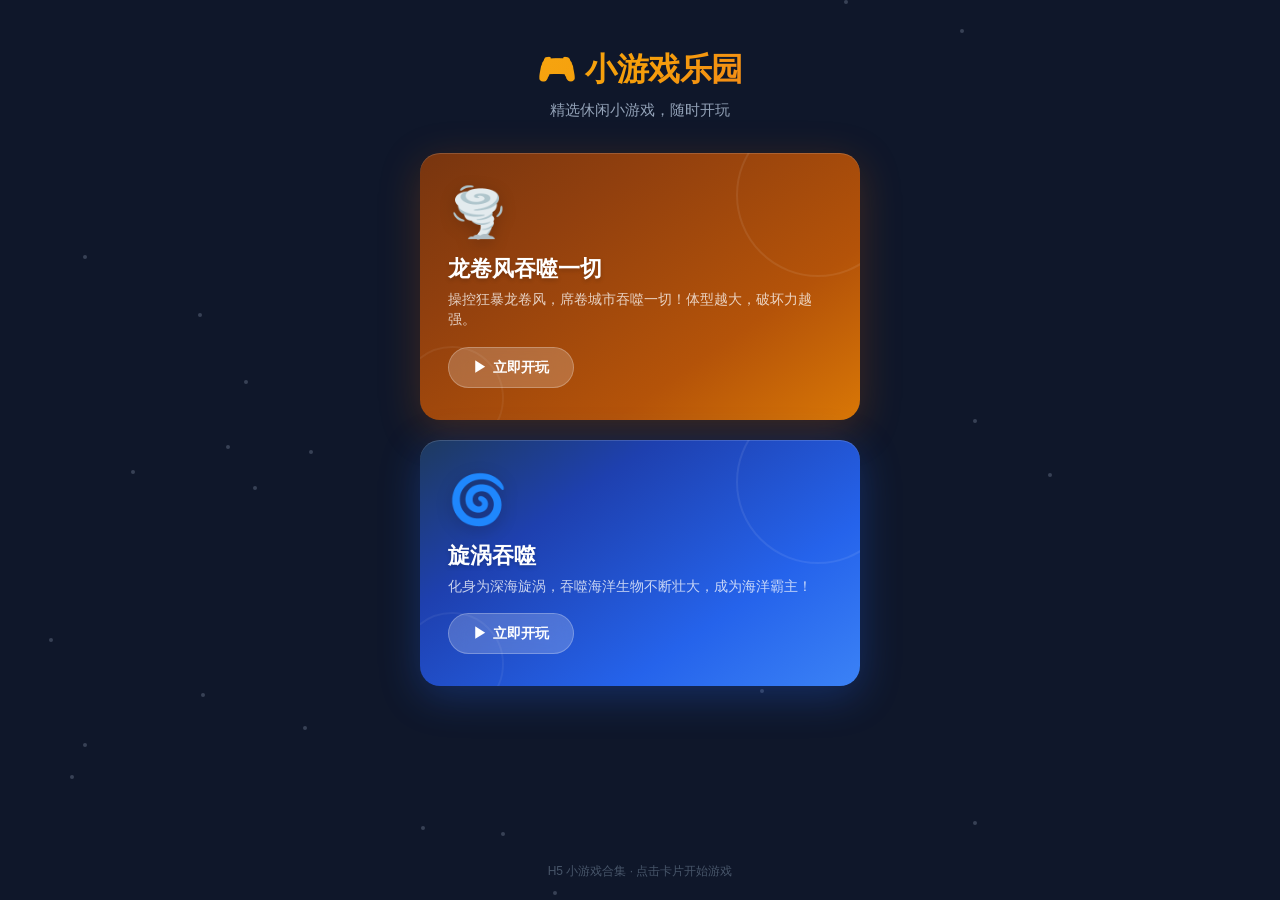
<file: index.html>
<!doctype html>
<html lang="zh-CN">
  <head>
    <meta charset="utf-8" />
    <meta name="viewport" content="width=device-width, initial-scale=1, maximum-scale=1, user-scalable=no" />
    <title>小游戏乐园</title>
    <style>
      * {
        margin: 0;
        padding: 0;
        box-sizing: border-box;
      }

      html, body {
        height: 100%;
        font-family: -apple-system, BlinkMacSystemFont, 'Segoe UI', Roboto, 'Helvetica Neue', Arial, sans-serif;
        background: #0f172a;
        color: #e2e8f0;
        overflow-x: hidden;
        -webkit-tap-highlight-color: transparent;
      }

      body {
        display: flex;
        flex-direction: column;
        min-height: 100vh;
      }

      /* 背景粒子动画 */
      .bg-particles {
        position: fixed;
        inset: 0;
        pointer-events: none;
        z-index: 0;
        overflow: hidden;
      }

      .bg-particles span {
        position: absolute;
        width: 4px;
        height: 4px;
        background: rgba(148, 163, 184, 0.3);
        border-radius: 50%;
        animation: float 15s infinite ease-in-out;
      }

      @keyframes float {
        0%, 100% { transform: translateY(0) translateX(0); opacity: 0.3; }
        33% { transform: translateY(-30px) translateX(20px); opacity: 0.8; }
        66% { transform: translateY(20px) translateX(-20px); opacity: 0.5; }
      }

      /* 头部 */
      header {
        position: relative;
        z-index: 1;
        text-align: center;
        padding: 48px 20px 32px;
      }

      header h1 {
        font-size: 2rem;
        font-weight: 800;
        background: linear-gradient(135deg, #fbbf24 0%, #f59e0b 50%, #ef4444 100%);
        -webkit-background-clip: text;
        -webkit-text-fill-color: transparent;
        background-clip: text;
        letter-spacing: -0.5px;
        margin-bottom: 8px;
      }

      header p {
        color: #94a3b8;
        font-size: 0.95rem;
      }

      /* 游戏卡片区域 */
      main {
        position: relative;
        z-index: 1;
        flex: 1;
        display: flex;
        flex-direction: column;
        gap: 20px;
        padding: 0 20px 40px;
        max-width: 480px;
        margin: 0 auto;
        width: 100%;
      }

      .game-card {
        display: block;
        text-decoration: none;
        color: inherit;
        border-radius: 20px;
        overflow: hidden;
        position: relative;
        transition: transform 0.3s cubic-bezier(0.34, 1.56, 0.64, 1), box-shadow 0.3s ease;
        cursor: pointer;
      }

      .game-card:active {
        transform: scale(0.96);
      }

      .game-card:hover {
        transform: translateY(-4px);
      }

      /* 龙卷风卡片 */
      .card-tornado {
        background: linear-gradient(145deg, #78350f 0%, #92400e 30%, #b45309 70%, #d97706 100%);
        box-shadow: 0 10px 40px rgba(180, 83, 9, 0.3), inset 0 1px 0 rgba(255,255,255,0.15);
      }

      /* 旋涡卡片 */
      .card-whirlpool {
        background: linear-gradient(145deg, #1e3a5f 0%, #1e40af 30%, #2563eb 70%, #3b82f6 100%);
        box-shadow: 0 10px 40px rgba(37, 99, 235, 0.3), inset 0 1px 0 rgba(255,255,255,0.15);
      }

      .card-inner {
        padding: 32px 28px;
        position: relative;
        overflow: hidden;
      }

      /* 装饰圆圈 */
      .card-inner::before {
        content: '';
        position: absolute;
        width: 160px;
        height: 160px;
        border-radius: 50%;
        opacity: 0.08;
        top: -40px;
        right: -40px;
        border: 2px solid #fff;
      }

      .card-inner::after {
        content: '';
        position: absolute;
        width: 100px;
        height: 100px;
        border-radius: 50%;
        opacity: 0.06;
        bottom: -30px;
        left: -20px;
        border: 2px solid #fff;
      }

      .game-icon {
        font-size: 3rem;
        margin-bottom: 12px;
        display: block;
        filter: drop-shadow(0 4px 8px rgba(0,0,0,0.2));
      }

      .game-title {
        font-size: 1.4rem;
        font-weight: 700;
        margin-bottom: 6px;
        color: #fff;
        text-shadow: 0 2px 4px rgba(0,0,0,0.2);
      }

      .game-desc {
        font-size: 0.85rem;
        color: rgba(255,255,255,0.75);
        line-height: 1.5;
      }

      .play-btn {
        display: inline-flex;
        align-items: center;
        gap: 6px;
        margin-top: 16px;
        padding: 10px 24px;
        border-radius: 100px;
        background: rgba(255,255,255,0.2);
        backdrop-filter: blur(10px);
        color: #fff;
        font-size: 0.9rem;
        font-weight: 600;
        border: 1px solid rgba(255,255,255,0.25);
        transition: all 0.3s ease;
      }

      .game-card:hover .play-btn {
        background: rgba(255,255,255,0.3);
        transform: scale(1.05);
      }

      /* 底部 */
      footer {
        position: relative;
        z-index: 1;
        text-align: center;
        padding: 20px;
        color: #475569;
        font-size: 0.75rem;
      }

      /* 进入动画 */
      @keyframes slideUp {
        from { opacity: 0; transform: translateY(30px); }
        to { opacity: 1; transform: translateY(0); }
      }

      header, .game-card {
        animation: slideUp 0.6s cubic-bezier(0.22, 1, 0.36, 1) both;
      }

      .game-card:nth-child(1) { animation-delay: 0.1s; }
      .game-card:nth-child(2) { animation-delay: 0.25s; }
    </style>
  </head>
  <body>
    <!-- 背景粒子 -->
    <div class="bg-particles" id="particles"></div>

    <header>
      <h1>🎮 小游戏乐园</h1>
      <p>精选休闲小游戏，随时开玩</p>
    </header>

    <main>
      <a href="./tornado-game/index.html" class="game-card card-tornado">
        <div class="card-inner">
          <span class="game-icon">🌪️</span>
          <div class="game-title">龙卷风吞噬一切</div>
          <div class="game-desc">操控狂暴龙卷风，席卷城市吞噬一切！体型越大，破坏力越强。</div>
          <div class="play-btn">
            <span>▶</span>
            <span>立即开玩</span>
          </div>
        </div>
      </a>

      <a href="./whirlpool-game/index.html" class="game-card card-whirlpool">
        <div class="card-inner">
          <span class="game-icon">🌀</span>
          <div class="game-title">旋涡吞噬</div>
          <div class="game-desc">化身为深海旋涡，吞噬海洋生物不断壮大，成为海洋霸主！</div>
          <div class="play-btn">
            <span>▶</span>
            <span>立即开玩</span>
          </div>
        </div>
      </a>
    </main>

    <footer>
      H5 小游戏合集 · 点击卡片开始游戏
    </footer>

    <script>
      // 生成背景粒子
      const container = document.getElementById('particles');
      for (let i = 0; i < 30; i++) {
        const span = document.createElement('span');
        span.style.left = Math.random() * 100 + '%';
        span.style.top = Math.random() * 100 + '%';
        span.style.animationDelay = Math.random() * 15 + 's';
        span.style.animationDuration = (10 + Math.random() * 10) + 's';
        container.appendChild(span);
      }
    </script>
  </body>
</html>
</file>
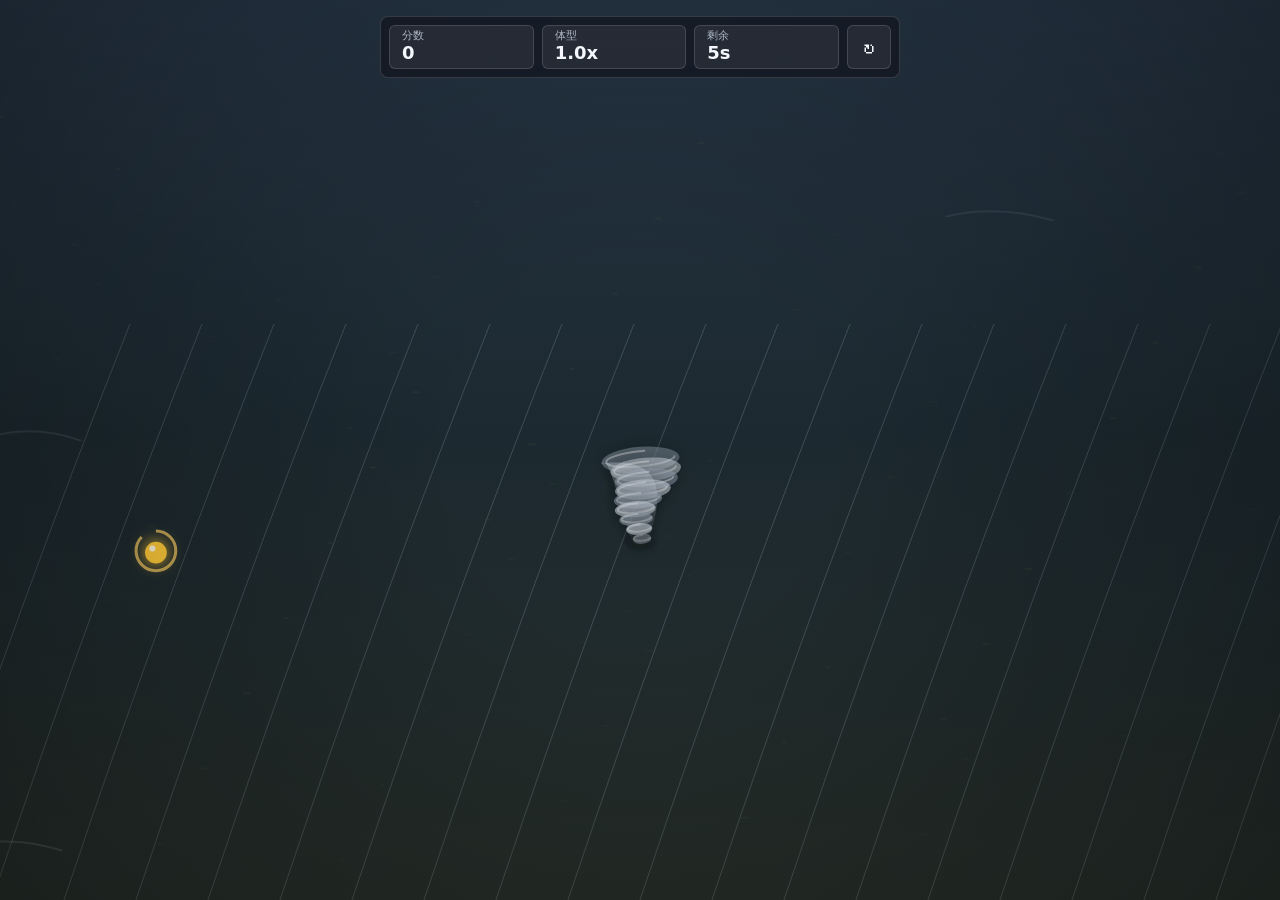
<file: tornado-game/index.html>
<!doctype html>
<html lang="zh-CN">
  <head>
    <meta charset="utf-8" />
    <meta name="viewport" content="width=device-width, initial-scale=1" />
    <title>龙卷风吞噬一切</title>
    <link rel="stylesheet" href="./styles.css" />
  </head>
  <body>
    <main class="game-shell">
      <section class="hud" aria-label="游戏状态">
        <div>
          <span class="label">分数</span>
          <strong id="score">0</strong>
        </div>
        <div>
          <span class="label">体型</span>
          <strong id="size">1.0x</strong>
        </div>
        <div>
          <span class="label">剩余</span>
          <strong id="ttl">--</strong>
        </div>
        <button id="restart" type="button" aria-label="重新开始">
          <span aria-hidden="true">↻</span>
        </button>
      </section>

      <canvas id="game" aria-label="龙卷风吞噬小游戏"></canvas>

      <section class="touch-pad" aria-label="移动控制">
        <button data-dir="up" type="button" aria-label="向上">↑</button>
        <div>
          <button data-dir="left" type="button" aria-label="向左">←</button>
          <button data-dir="down" type="button" aria-label="向下">↓</button>
          <button data-dir="right" type="button" aria-label="向右">→</button>
        </div>
      </section>
    </main>

    <script src="./game.js"></script>
  </body>
</html>
</file>
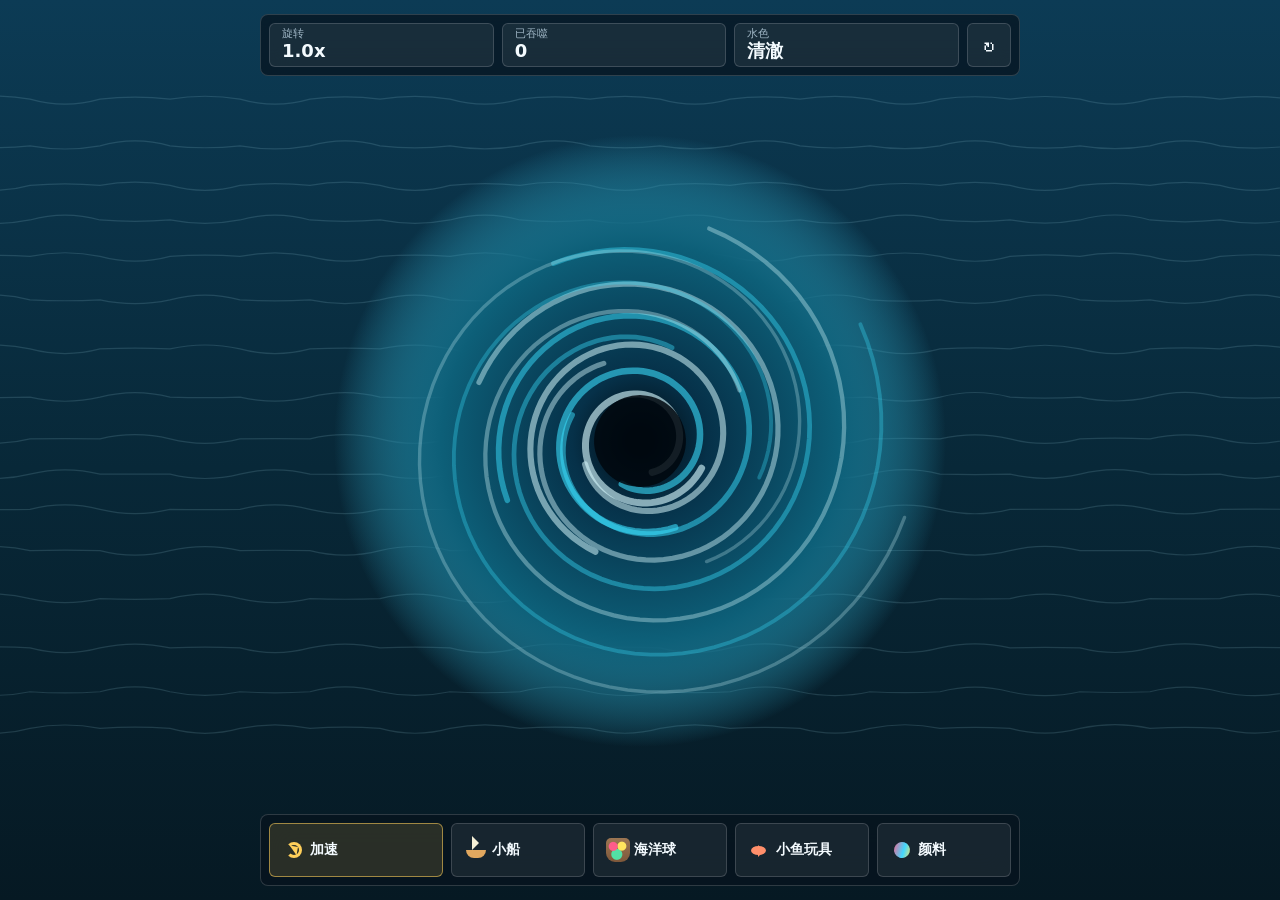
<file: whirlpool-game/index.html>
<!doctype html>
<html lang="zh-CN">
  <head>
    <meta charset="utf-8" />
    <meta name="viewport" content="width=device-width, initial-scale=1" />
    <title>旋涡吞噬 H5 小游戏</title>
    <link rel="stylesheet" href="./styles.css" />
  </head>
  <body>
    <main class="game-shell">
      <canvas id="game" aria-label="旋涡吞噬小游戏"></canvas>

      <section class="hud" aria-label="游戏状态">
        <div>
          <span class="label">旋转</span>
          <strong id="speed">1.0x</strong>
        </div>
        <div>
          <span class="label">已吞噬</span>
          <strong id="count">0</strong>
        </div>
        <div>
          <span class="label">水色</span>
          <strong id="paint">清澈</strong>
        </div>
        <button id="reset" type="button" aria-label="重新开始">↻</button>
      </section>

      <section class="controls" aria-label="游戏操作">
        <button id="boost" class="boost" type="button">
          <span class="button-icon speed-icon" aria-hidden="true"></span>
          <span>加速</span>
        </button>
        <button data-drop="boat" type="button">
          <span class="button-icon boat-icon" aria-hidden="true"></span>
          <span>小船</span>
        </button>
        <button data-drop="balls" type="button">
          <span class="button-icon balls-icon" aria-hidden="true"></span>
          <span>海洋球</span>
        </button>
        <button data-drop="fish" type="button">
          <span class="button-icon fish-icon" aria-hidden="true"></span>
          <span>小鱼玩具</span>
        </button>
        <button data-drop="paint" type="button">
          <span class="button-icon paint-icon" aria-hidden="true"></span>
          <span>颜料</span>
        </button>
      </section>
    </main>

    <script src="./game.js"></script>
  </body>
</html>
</file>
<file: tornado-game/styles.css>
:root {
  color-scheme: dark;
  --ink: #f4f7fb;
  --muted: #aeb8c6;
  --panel: rgba(18, 22, 31, 0.74);
  --line: rgba(255, 255, 255, 0.14);
  --accent: #46d8b4;
  --warn: #ffd166;
}

* {
  box-sizing: border-box;
}

html,
body {
  height: 100%;
}

body {
  margin: 0;
  overflow: hidden;
  color: var(--ink);
  font-family:
    Inter, ui-sans-serif, system-ui, -apple-system, BlinkMacSystemFont, "Segoe UI",
    sans-serif;
  background:
    radial-gradient(circle at 26% 12%, rgba(65, 146, 185, 0.36), transparent 28rem),
    linear-gradient(155deg, #1f2630 0%, #111820 43%, #202924 100%);
  user-select: none;
  touch-action: none;
}

.game-shell {
  position: relative;
  width: 100vw;
  height: 100svh;
  min-height: 460px;
  overflow: hidden;
}

canvas {
  display: block;
  width: 100%;
  height: 100%;
}

.hud {
  position: absolute;
  z-index: 3;
  top: max(16px, env(safe-area-inset-top));
  left: 50%;
  display: grid;
  grid-template-columns: repeat(3, minmax(78px, 1fr)) 44px;
  gap: 8px;
  width: min(520px, calc(100vw - 24px));
  padding: 8px;
  border: 1px solid var(--line);
  border-radius: 8px;
  background: var(--panel);
  backdrop-filter: blur(16px);
  transform: translateX(-50%);
}

.hud > div,
.hud button {
  min-width: 0;
  height: 44px;
  border: 1px solid var(--line);
  border-radius: 6px;
  background: rgba(255, 255, 255, 0.07);
}

.hud > div {
  display: flex;
  flex-direction: column;
  justify-content: center;
  padding: 0 12px;
}

.label {
  color: var(--muted);
  font-size: 11px;
  line-height: 1.1;
}

.hud strong {
  overflow: hidden;
  font-size: 18px;
  line-height: 1.25;
  text-overflow: ellipsis;
  white-space: nowrap;
}

.hud button {
  display: grid;
  place-items: center;
  color: var(--ink);
  font-size: 24px;
  line-height: 1;
  cursor: pointer;
}

.hud button:hover,
.touch-pad button:hover {
  border-color: rgba(70, 216, 180, 0.72);
}

.touch-pad {
  position: absolute;
  z-index: 3;
  right: max(18px, env(safe-area-inset-right));
  bottom: max(18px, env(safe-area-inset-bottom));
  display: none;
  gap: 8px;
  justify-items: center;
  padding: 10px;
  border: 1px solid var(--line);
  border-radius: 8px;
  background: rgba(18, 22, 31, 0.58);
  backdrop-filter: blur(14px);
}

.touch-pad div {
  display: flex;
  gap: 8px;
}

.touch-pad button {
  width: 46px;
  height: 46px;
  border: 1px solid var(--line);
  border-radius: 6px;
  color: var(--ink);
  background: rgba(255, 255, 255, 0.09);
  font-size: 22px;
  font-weight: 700;
}

@media (pointer: coarse), (max-width: 760px) {
  .touch-pad {
    display: grid;
  }

  .hud {
    grid-template-columns: repeat(3, minmax(0, 1fr)) 42px;
  }

  .hud > div,
  .hud button {
    height: 42px;
  }
}

@media (max-width: 420px) {
  .hud {
    top: max(10px, env(safe-area-inset-top));
    width: calc(100vw - 16px);
    gap: 6px;
    padding: 6px;
  }

  .hud > div {
    padding: 0 8px;
  }

  .hud strong {
    font-size: 16px;
  }

  .touch-pad {
    right: 10px;
    bottom: 10px;
  }
}
</file>
<file: whirlpool-game/styles.css>
:root {
  color-scheme: dark;
  --ink: #f4fbff;
  --muted: #9fb6c5;
  --panel: rgba(7, 20, 30, 0.74);
  --line: rgba(255, 255, 255, 0.16);
  --accent: #41d8ff;
  --hot: #ffcf5a;
}

* {
  box-sizing: border-box;
}

html,
body {
  height: 100%;
}

body {
  margin: 0;
  overflow: hidden;
  color: var(--ink);
  font-family:
    Inter, ui-sans-serif, system-ui, -apple-system, BlinkMacSystemFont, "Segoe UI",
    sans-serif;
  background:
    radial-gradient(circle at 45% 42%, rgba(80, 202, 255, 0.16), transparent 24rem),
    linear-gradient(145deg, #082133 0%, #071723 48%, #0b2a35 100%);
  user-select: none;
  touch-action: manipulation;
}

.game-shell {
  position: relative;
  width: 100vw;
  height: 100svh;
  min-height: 520px;
  overflow: hidden;
}

canvas {
  display: block;
  width: 100%;
  height: 100%;
}

.hud,
.controls {
  position: absolute;
  z-index: 2;
  left: 50%;
  width: min(760px, calc(100vw - 24px));
  border: 1px solid var(--line);
  border-radius: 8px;
  background: var(--panel);
  backdrop-filter: blur(16px);
  transform: translateX(-50%);
}

.hud {
  top: max(14px, env(safe-area-inset-top));
  display: grid;
  grid-template-columns: repeat(3, minmax(0, 1fr)) 44px;
  gap: 8px;
  padding: 8px;
}

.hud > div,
.hud button,
.controls button {
  border: 1px solid var(--line);
  border-radius: 6px;
  background: rgba(255, 255, 255, 0.07);
}

.hud > div {
  display: flex;
  min-width: 0;
  height: 44px;
  flex-direction: column;
  justify-content: center;
  padding: 0 12px;
}

.label {
  color: var(--muted);
  font-size: 11px;
  line-height: 1.1;
}

.hud strong {
  overflow: hidden;
  font-size: 18px;
  line-height: 1.2;
  text-overflow: ellipsis;
  white-space: nowrap;
}

.hud button {
  color: var(--ink);
  font-size: 24px;
  cursor: pointer;
}

.controls {
  bottom: max(14px, env(safe-area-inset-bottom));
  display: grid;
  grid-template-columns: 1.3fr repeat(4, 1fr);
  gap: 8px;
  padding: 8px;
}

.controls button {
  display: grid;
  grid-template-columns: 28px minmax(0, 1fr);
  align-items: center;
  min-width: 0;
  height: 54px;
  padding: 0 12px;
  color: var(--ink);
  font-size: 14px;
  font-weight: 700;
  cursor: pointer;
}

.controls button span:last-child {
  overflow: hidden;
  text-align: left;
  text-overflow: ellipsis;
  white-space: nowrap;
}

.controls button:hover,
.hud button:hover {
  border-color: rgba(65, 216, 255, 0.72);
}

.controls button:active {
  transform: translateY(1px);
}

.boost {
  border-color: rgba(255, 207, 90, 0.56) !important;
  background: rgba(255, 207, 90, 0.14) !important;
}

.button-icon {
  position: relative;
  display: block;
  width: 24px;
  height: 24px;
}

.speed-icon::before,
.speed-icon::after {
  position: absolute;
  content: "";
}

.speed-icon::before {
  inset: 4px;
  border: 3px solid var(--hot);
  border-left-color: transparent;
  border-radius: 50%;
}

.speed-icon::after {
  right: 2px;
  top: 3px;
  border: 6px solid transparent;
  border-left-color: var(--hot);
  transform: rotate(-35deg);
}

.boat-icon::before {
  position: absolute;
  left: 2px;
  right: 2px;
  bottom: 4px;
  height: 8px;
  border-radius: 0 0 14px 14px;
  background: #e1a85f;
  content: "";
}

.boat-icon::after {
  position: absolute;
  left: 8px;
  bottom: 12px;
  border: 7px solid transparent;
  border-left-color: #f5f0d7;
  content: "";
}

.balls-icon {
  background:
    radial-gradient(circle at 30% 35%, #ff5c8a 0 4px, transparent 5px),
    radial-gradient(circle at 66% 34%, #ffe45e 0 4px, transparent 5px),
    radial-gradient(circle at 45% 68%, #52e0a5 0 5px, transparent 6px),
    linear-gradient(#9c7653, #7d583a);
  border-radius: 5px 5px 9px 9px;
}

.fish-icon::before {
  position: absolute;
  left: 3px;
  top: 8px;
  width: 15px;
  height: 9px;
  border-radius: 50%;
  background: #ff8f6b;
  content: "";
}

.fish-icon::after {
  position: absolute;
  right: 2px;
  top: 7px;
  border: 6px solid transparent;
  border-left-color: #ff8f6b;
  content: "";
}

.paint-icon::before {
  position: absolute;
  inset: 4px;
  border-radius: 50% 50% 50% 8px;
  background: linear-gradient(135deg, #ff5c8a, #41d8ff 58%, #ffe45e);
  content: "";
  transform: rotate(-28deg);
}

@media (max-width: 680px) {
  .controls {
    grid-template-columns: repeat(2, minmax(0, 1fr));
  }

  .controls button {
    height: 48px;
  }
}

@media (max-width: 420px) {
  .hud {
    grid-template-columns: repeat(3, minmax(0, 1fr)) 42px;
    gap: 6px;
    padding: 6px;
  }

  .hud > div {
    height: 42px;
    padding: 0 8px;
  }

  .hud strong {
    font-size: 16px;
  }
}
</file>
